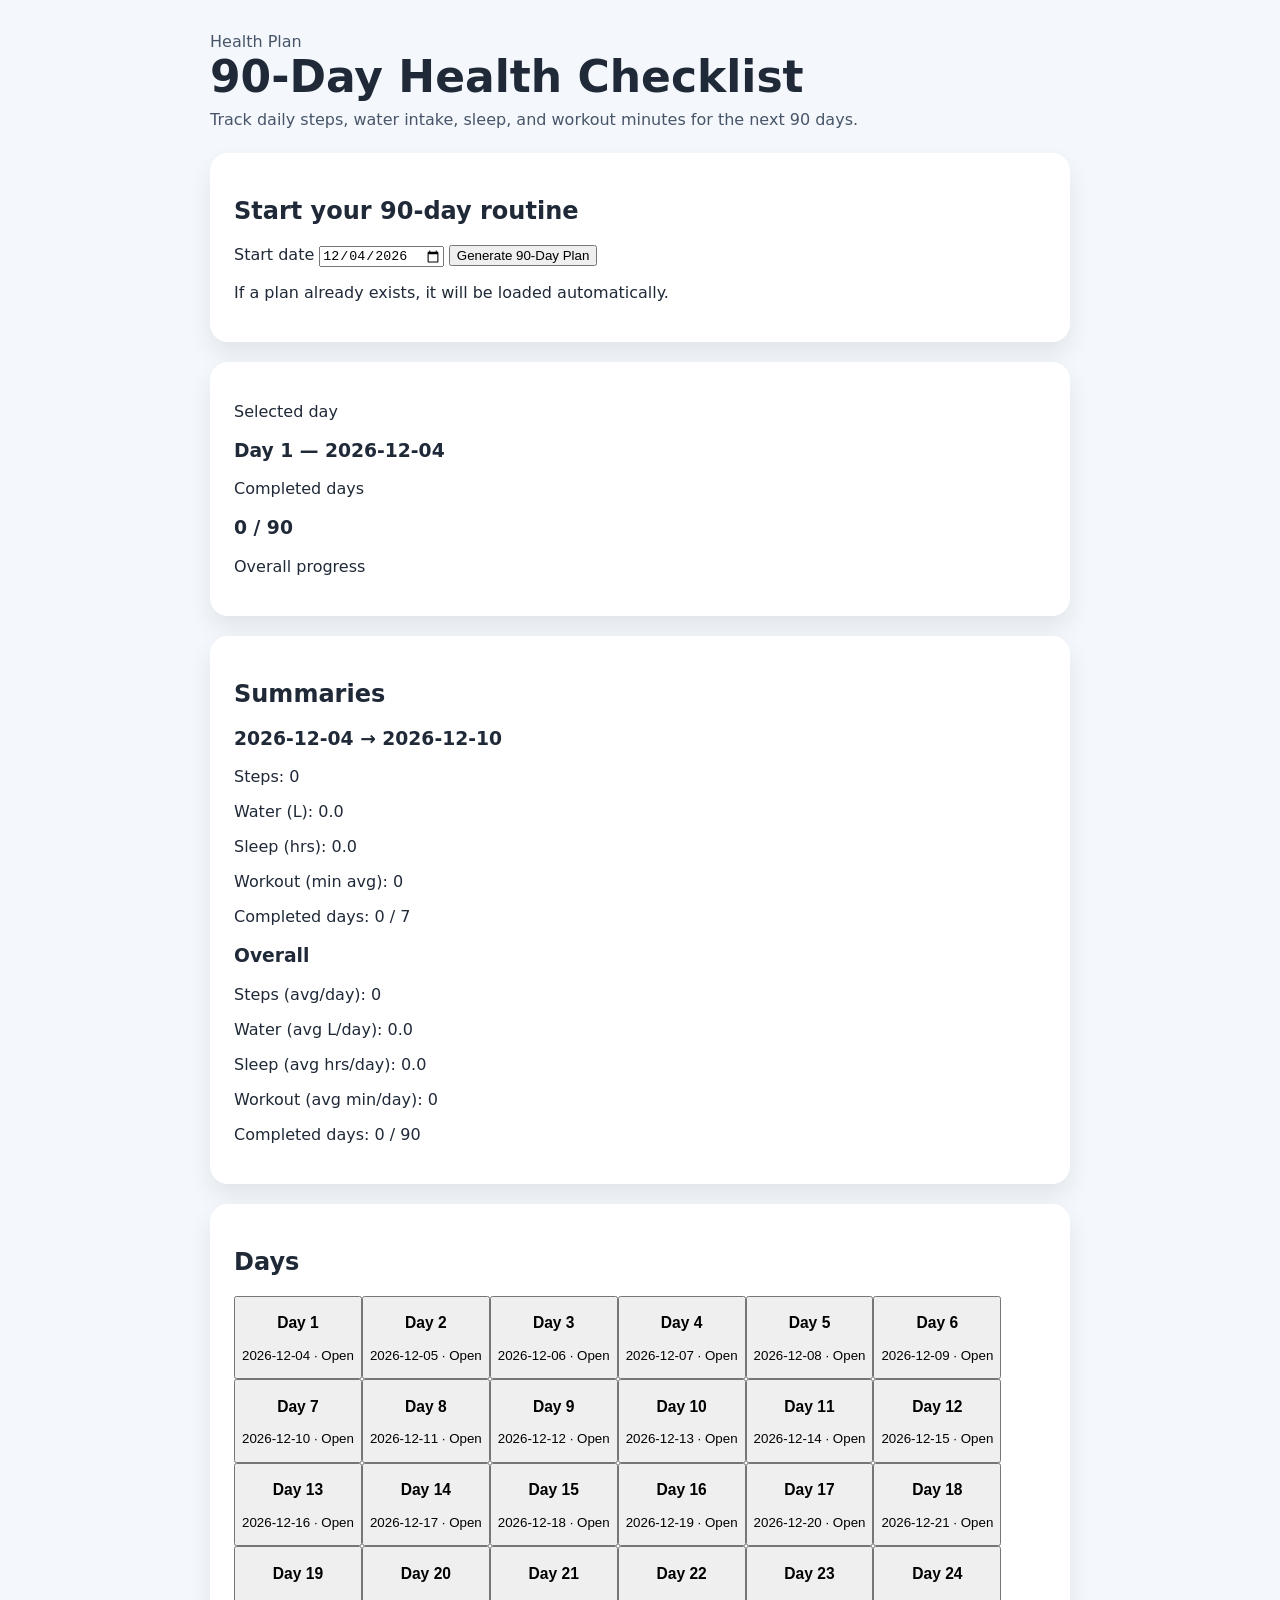
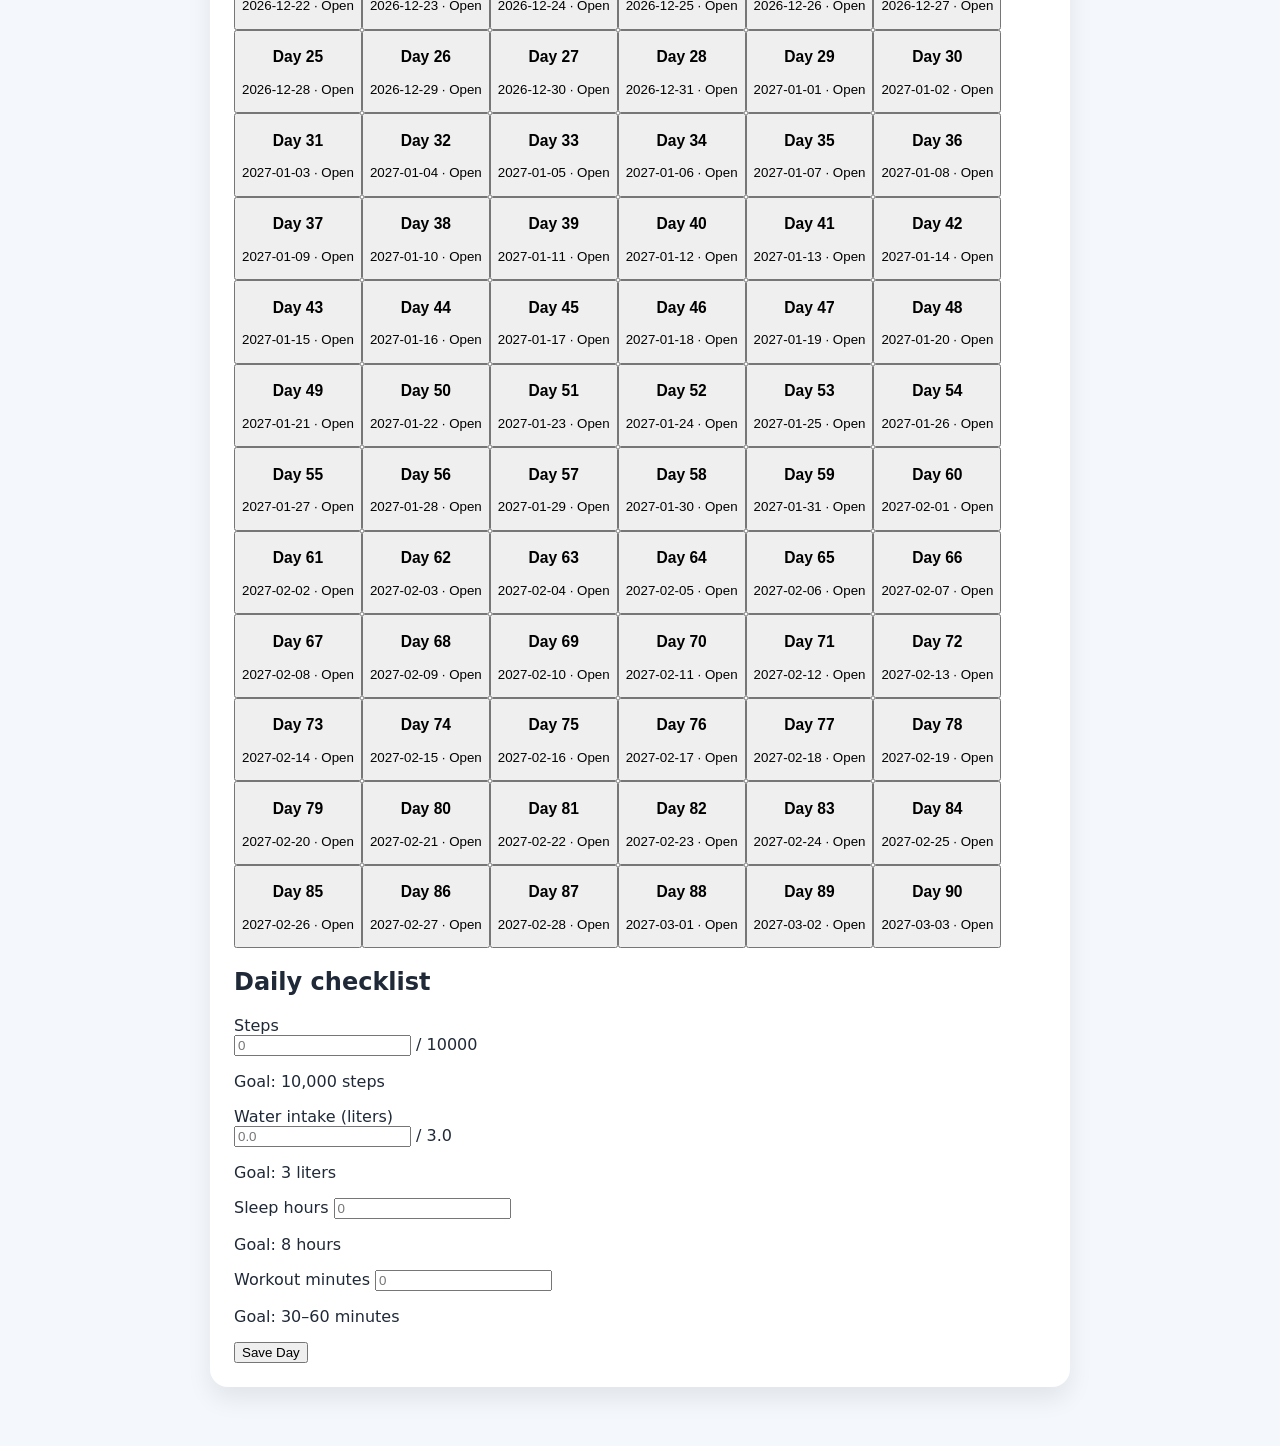
<file: index.html>
<!DOCTYPE html>
<html lang="en">
<head>
  <meta charset="UTF-8" />
  <meta name="viewport" content="width=device-width, initial-scale=1.0" />
  <title>90-Day Health Tracker</title>
  <meta name="theme-color" content="#0f172a" />
  <meta name="apple-mobile-web-app-capable" content="yes" />
  <meta name="apple-mobile-web-app-status-bar-style" content="black-translucent" />
  <meta name="apple-mobile-web-app-title" content="90-Day Health Tracker" />
  <link rel="manifest" href="manifest.json" />
  <link rel="icon" href="icons/icon.svg" />
  <link rel="apple-touch-icon" href="icons/icon.svg" />
  <link rel="stylesheet" href="styles.css" />
</head>
<body>
  <div class="app-shell">
    <header>
      <div>
        <p class="eyebrow">Health Plan</p>
        <h1>90-Day Health Checklist</h1>
        <p>Track daily steps, water intake, sleep, and workout minutes for the next 90 days.</p>
      </div>
    </header>

    <section class="card setup-card">
      <h2>Start your 90-day routine</h2>
      <div class="setup-grid">
        <label>
          Start date
          <input id="startDate" type="date" />
        </label>
        <button id="startButton">Generate 90-Day Plan</button>
      </div>
      <p class="setup-hint">If a plan already exists, it will be loaded automatically.</p>
    </section>

    <section class="card status-card">
      <div class="status-grid">
        <div>
          <p class="status-label">Selected day</p>
          <h3 id="selectedDayLabel">Day 1</h3>
        </div>
        <div>
          <p class="status-label">Completed days</p>
          <h3 id="completedCount">0 / 90</h3>
        </div>
        <div>
          <p class="status-label">Overall progress</p>
          <div class="progress-bar">
            <div id="progressMeter" class="progress-meter"></div>
          </div>
        </div>
      </div>
    </section>

    <section class="card summary-card">
      <h2>Summaries</h2>
      <div class="summary-grid">
        <div class="summary-block">
          <h3 id="weeklyRangeLabel">This week</h3>
          <p>Steps: <span id="weeklySteps">0</span></p>
          <p>Water (L): <span id="weeklyWater">0</span></p>
          <p>Sleep (hrs): <span id="weeklySleep">0</span></p>
          <p>Workout (min avg): <span id="weeklyWorkout">0</span></p>
          <p>Completed days: <span id="weeklyCompleted">0 / 7</span></p>
        </div>

        <div class="summary-block">
          <h3>Overall</h3>
          <p>Steps (avg/day): <span id="overallSteps">0</span></p>
          <p>Water (avg L/day): <span id="overallWater">0</span></p>
          <p>Sleep (avg hrs/day): <span id="overallSleep">0</span></p>
          <p>Workout (avg min/day): <span id="overallWorkout">0</span></p>
          <p>Completed days: <span id="overallCompleted">0 / 90</span></p>
        </div>
      </div>
    </section>

    <section class="card main-grid">
      <div class="day-list-panel">
        <h2>Days</h2>
        <div id="daysList" class="days-list"></div>
      </div>

      <div class="detail-panel">
        <h2>Daily checklist</h2>
        <div class="field-group">
          <label class="field-label">Steps</label>
          <div class="input-row">
            <input id="steps" type="number" min="0" placeholder="0" />
            <span> / 10000</span>
          </div>
          <p class="goal-text">Goal: 10,000 steps</p>
        </div>

        <div class="field-group">
          <label class="field-label">Water intake (liters)</label>
          <div class="input-row">
            <input id="water" type="number" step="0.1" min="0" placeholder="0.0" />
            <span> / 3.0</span>
          </div>
          <p class="goal-text">Goal: 3 liters</p>
        </div>

        <div class="field-group">
          <label class="field-label">Sleep hours</label>
          <input id="sleep" type="number" step="0.1" min="0" placeholder="0" />
          <p class="goal-text">Goal: 8 hours</p>
        </div>

        <div class="field-group">
          <label class="field-label">Workout minutes</label>
          <input id="workout" type="number" min="0" placeholder="0" />
          <p class="goal-text">Goal: 30–60 minutes</p>
        </div>

        <button id="saveButton" class="primary-button">Save Day</button>
      </div>
    </section>
  </div>

  <script src="app.js"></script>
  <script>
    if ('serviceWorker' in navigator) {
      navigator.serviceWorker.register('service-worker.js').catch((error) => {
        console.warn('Service worker registration failed:', error);
      });
    }
  </script>
</body>
</html>
</file>
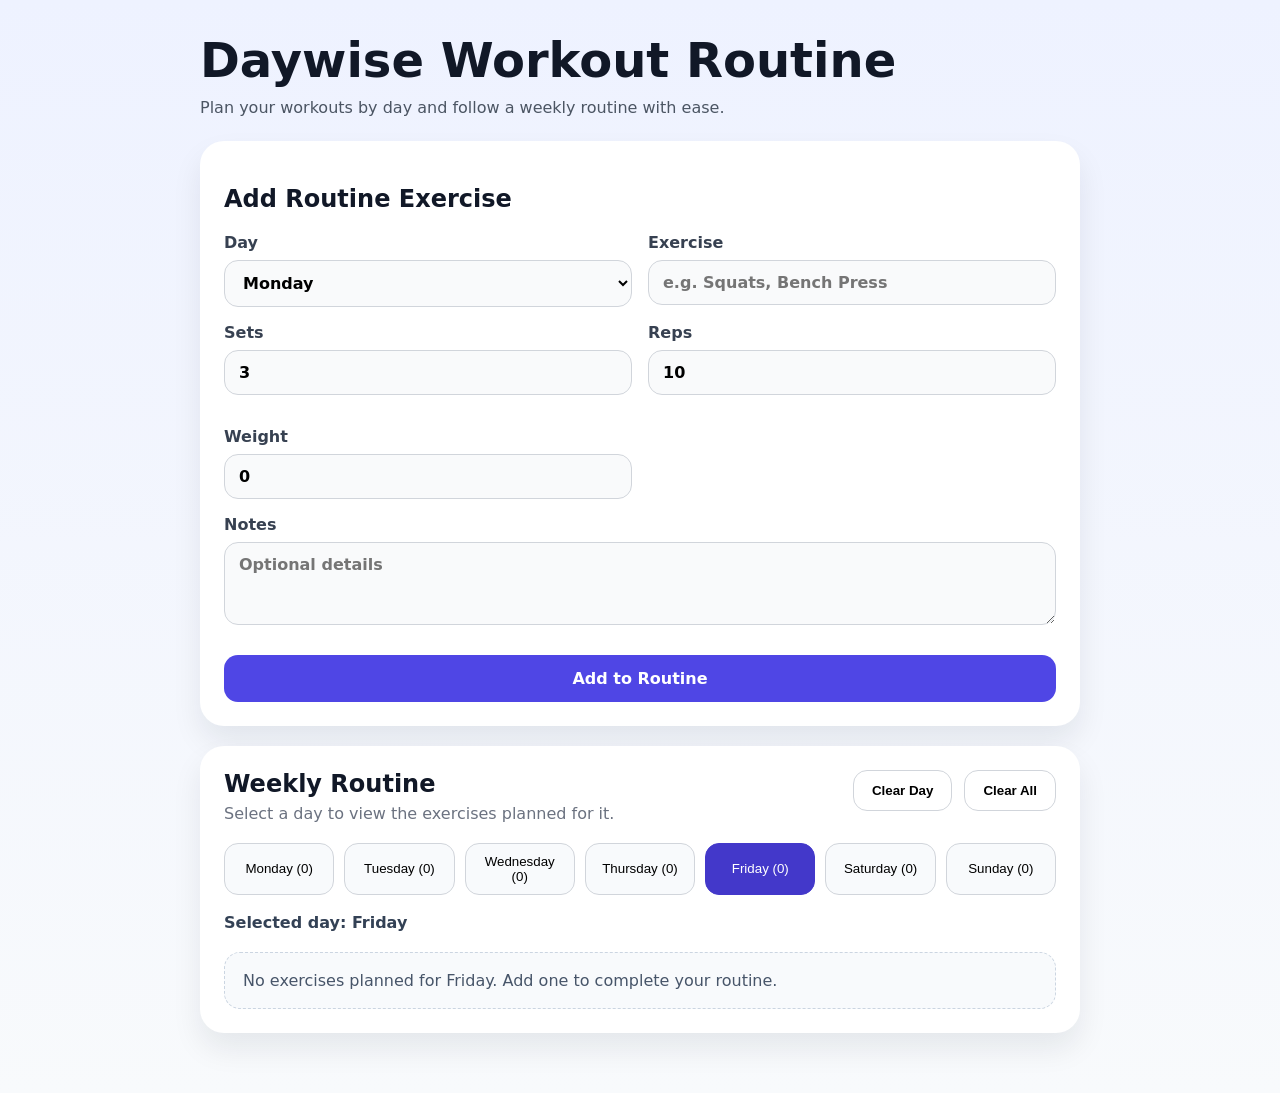
<file: gym-tracker/index.html>
<!DOCTYPE html>
<html lang="en">
<head>
  <meta charset="UTF-8" />
  <meta name="viewport" content="width=device-width, initial-scale=1.0" />
  <title>Daywise Workout Routine</title>
  <link rel="stylesheet" href="styles.css" />
  <link rel="manifest" href="manifest.json" />
  <link rel="icon" href="icons/icon.svg" type="image/svg+xml" />
  <link rel="apple-touch-icon" href="icons/icon.svg" />
  <meta name="theme-color" content="#4338ca" />
  <meta name="apple-mobile-web-app-capable" content="yes" />
</head>
<body>
  <div class="app">
    <header>
      <h1>Daywise Workout Routine</h1>
      <p>Plan your workouts by day and follow a weekly routine with ease.</p>
      <button id="installButton" class="install-button" hidden>Install App</button>
    </header>

    <section class="card form-card">
      <h2>Add Routine Exercise</h2>
      <form id="routineForm">
        <div class="row">
          <label>
            Day
            <select id="daySelect" required>
              <option value="Monday">Monday</option>
              <option value="Tuesday">Tuesday</option>
              <option value="Wednesday">Wednesday</option>
              <option value="Thursday">Thursday</option>
              <option value="Friday">Friday</option>
              <option value="Saturday">Saturday</option>
              <option value="Sunday">Sunday</option>
            </select>
          </label>
          <label>
            Exercise
            <input id="exercise" type="text" placeholder="e.g. Squats, Bench Press" required />
          </label>
        </div>
        <div class="row">
          <label>
            Sets
            <input id="sets" type="number" min="1" value="3" required />
          </label>
          <label>
            Reps
            <input id="reps" type="number" min="1" value="10" required />
          </label>
          <label>
            Weight
            <input id="weight" type="number" min="0" value="0" />
          </label>
        </div>
        <label>
          Notes
          <textarea id="notes" rows="3" placeholder="Optional details"></textarea>
        </label>
        <button type="submit">Add to Routine</button>
      </form>
    </section>

    <section class="card routine-card">
      <div class="entries-header">
        <div>
          <h2>Weekly Routine</h2>
          <p class="hint">Select a day to view the exercises planned for it.</p>
        </div>
        <div class="button-group">
          <button id="clearDayButton">Clear Day</button>
          <button id="clearAllButton">Clear All</button>
        </div>
      </div>
      <div id="dayTabs" class="day-tabs"></div>
      <div class="selected-day-banner">Selected day: <span id="selectedDayLabel"></span></div>
      <div id="routineList" class="entries-list"></div>
    </section>
  </div>

  <template id="routineTemplate">
    <article class="entry-card">
      <label class="task-row">
        <input class="task-checkbox" type="checkbox" />
        <div>
          <h3 class="task-title"></h3>
          <p class="task-meta"></p>
          <p class="task-notes"></p>
        </div>
      </label>
      <button class="delete-button">Delete</button>
    </article>
  </template>

  <script src="app.js"></script>
</body>
</html>
</file>
<file: styles.css>
:root {
  color-scheme: light;
  font-family: Inter, system-ui, -apple-system, BlinkMacSystemFont, "Segoe UI", sans-serif;
  background: #f4f7fb;
  color: #1f2937;
}

* {
  box-sizing: border-box;
}

body {
  margin: 0;
  min-height: 100vh;
}

.app-shell {
  max-width: 900px;
  margin: 0 auto;
  padding: 32px 20px 40px;
}

header {
  margin-bottom: 24px;
}

header h1 {
  margin: 0 0 8px;
  font-size: clamp(2rem, 4vw, 2.75rem);
}

header p {
  margin: 0;
  color: #475569;
}

.card {
  background: #ffffff;
  border-radius: 18px;
  box-shadow: 0 12px 25px rgba(15, 23, 42, 0.08);
  padding: 24px;
  margin-bottom: 20px;
}

.form-card label,
.filters label {
  display: block;
  margin-bottom: 16px;
  font-weight: 600;
  color: #334155;
}

.form-card input,
.form-card textarea,
.form-card select {
  width: 100%;
  border: 1px solid #cbd5e1;
  border-radius: 12px;
  padding: 12px 14px;
  margin-top: 8px;
  font: inherit;
  background: #f8fafc;
}

.form-card textarea {
  resize: vertical;
}

button,
select {
  cursor: pointer;
}

.form-card button {
  display: inline-flex;
  align-items: center;
  justify-content: center;
  border: none;
  background: #2563eb;
  color: white;
  border-radius: 12px;
  padding: 12px 20px;
  font-weight: 700;
  transition: transform 0.2s ease, background-color 0.2s ease;
}

.form-card button:hover {
  background: #1d4ed8;
  transform: translateY(-1px);
}

.list-header {
  display: flex;
  justify-content: space-between;
  gap: 16px;
  align-items: center;
  flex-wrap: wrap;
}

.items-list {
  display: grid;
  gap: 16px;
  margin-top: 20px;
}

.item-card {
  display: flex;
  justify-content: space-between;
  gap: 24px;
  align-items: flex-start;
  border: 1px solid #e2e8f0;
  border-radius: 16px;
  padding: 18px;
}

.item-description {
  margin: 0 0 10px;
  line-height: 1.6;
}

.item-meta {
  display: flex;
  flex-wrap: wrap;
  gap: 10px;
  color: #475569;
  font-size: 0.95rem;
}

.item-meta span {
  padding: 6px 10px;
  border-radius: 999px;
  background: #f1f5f9;
}

.item-actions {
  display: flex;
  flex-direction: column;
  gap: 10px;
}

.item-actions button {
  border: 1px solid #cbd5e1;
  border-radius: 12px;
  padding: 10px 14px;
  background: white;
  color: #1f2937;
  font-weight: 700;
}

.item-actions button:hover {
  background: #e2e8f0;
}

@media (max-width: 640px) {
  .item-card {
    flex-direction: column;
  }
}
</file>
<file: gym-tracker/styles.css>
:root {
  color-scheme: light;
  font-family: Inter, system-ui, -apple-system, BlinkMacSystemFont, "Segoe UI", sans-serif;
  background: linear-gradient(180deg, #eef2ff 0%, #f8fafc 100%);
  color: #111827;
}

* {
  box-sizing: border-box;
}

body {
  margin: 0;
  min-height: 100vh;
}

.app {
  max-width: 920px;
  margin: 0 auto;
  padding: 32px 20px 40px;
}

header {
  margin-bottom: 24px;
}

header h1 {
  margin: 0 0 10px;
  font-size: clamp(2rem, 4vw, 3rem);
}

header p {
  margin: 0;
  color: #4b5563;
}

.card {
  background: #ffffff;
  border-radius: 24px;
  padding: 24px;
  box-shadow: 0 16px 30px rgba(15, 23, 42, 0.08);
  margin-bottom: 20px;
}

.form-card label,
.row label {
  display: block;
  margin-bottom: 16px;
  font-weight: 600;
  color: #374151;
}

.form-card input,
.form-card select,
.form-card textarea,
.form-card button {
  width: 100%;
  font: inherit;
}

.form-card input,
.form-card select,
.form-card textarea {
  border: 1px solid #d1d5db;
  border-radius: 14px;
  padding: 12px 14px;
  margin-top: 8px;
  background: #f9fafb;
}

.form-card textarea {
  resize: vertical;
}

.row {
  display: grid;
  grid-template-columns: repeat(2, minmax(0, 1fr));
  gap: 16px;
}

.form-card button {
  margin-top: 10px;
  padding: 14px 18px;
  border: none;
  border-radius: 14px;
  background: #4f46e5;
  color: white;
  font-weight: 700;
  transition: transform 0.2s ease, background 0.2s ease;
}

.form-card button:hover {
  background: #4338ca;
  transform: translateY(-1px);
}

.entries-header {
  display: flex;
  justify-content: space-between;
  align-items: start;
  gap: 16px;
  flex-wrap: wrap;
}

.entries-header h2 {
  margin: 0;
}

.hint {
  margin: 6px 0 0;
  color: #6b7280;
}

.install-button {
  margin-top: 18px;
  border: none;
  border-radius: 14px;
  padding: 12px 18px;
  background: #4338ca;
  color: white;
  font-weight: 700;
  cursor: pointer;
  transition: transform 0.2s ease, background 0.2s ease;
}

.install-button:hover {
  background: #3730a3;
  transform: translateY(-1px);
}

.button-group {
  display: flex;
  gap: 12px;
  flex-wrap: wrap;
}

.button-group button,
.delete-button {
  border: 1px solid #d1d5db;
  border-radius: 14px;
  background: white;
  padding: 12px 18px;
  font-weight: 700;
  cursor: pointer;
}

.button-group button:hover,
.delete-button:hover {
  background: #eef2ff;
}

.day-tabs {
  display: grid;
  grid-template-columns: repeat(7, minmax(0, 1fr));
  gap: 10px;
  margin-top: 20px;
}

.day-tab {
  border: 1px solid #d1d5db;
  border-radius: 14px;
  padding: 10px 12px;
  text-align: center;
  background: #f8fafc;
  cursor: pointer;
  transition: background 0.2s ease, border-color 0.2s ease;
}

.day-tab.active {
  background: #4338ca;
  color: white;
  border-color: #4338ca;
}

.selected-day-banner {
  margin-top: 18px;
  font-weight: 600;
  color: #334155;
}

.entries-list {
  display: grid;
  gap: 16px;
  margin-top: 20px;
}

.entry-card {
  display: grid;
  grid-template-columns: 1fr auto;
  gap: 20px;
  align-items: center;
  padding: 18px;
  border-radius: 18px;
  border: 1px solid #e5e7eb;
}

.entry-card h3 {
  margin: 0 0 8px;
}

.entry-card p {
  margin: 0;
  color: #475569;
}

.task-row {
  display: grid;
  grid-template-columns: auto 1fr;
  gap: 16px;
  align-items: center;
  cursor: pointer;
  margin: 0;
}

.task-checkbox {
  width: 24px;
  height: 24px;
}

.task-title {
  margin: 0;
  font-size: 1.05rem;
}

.task-completed .task-title {
  text-decoration: line-through;
  color: #6b7280;
}

.task-meta,
.task-notes {
  margin-top: 8px;
  color: #6b7280;
  font-size: 0.95rem;
}

.task-notes {
  color: #4b5563;
}

.empty-state {
  margin: 0;
  color: #475569;
  padding: 18px;
  border-radius: 16px;
  background: #f8fafc;
  border: 1px dashed #cbd5e1;
}

@media (max-width: 720px) {
  .row {
    grid-template-columns: 1fr;
  }

  .entry-card {
    grid-template-columns: 1fr;
  }

  .day-tabs {
    grid-template-columns: repeat(3, minmax(0, 1fr));
  }
}
</file>
